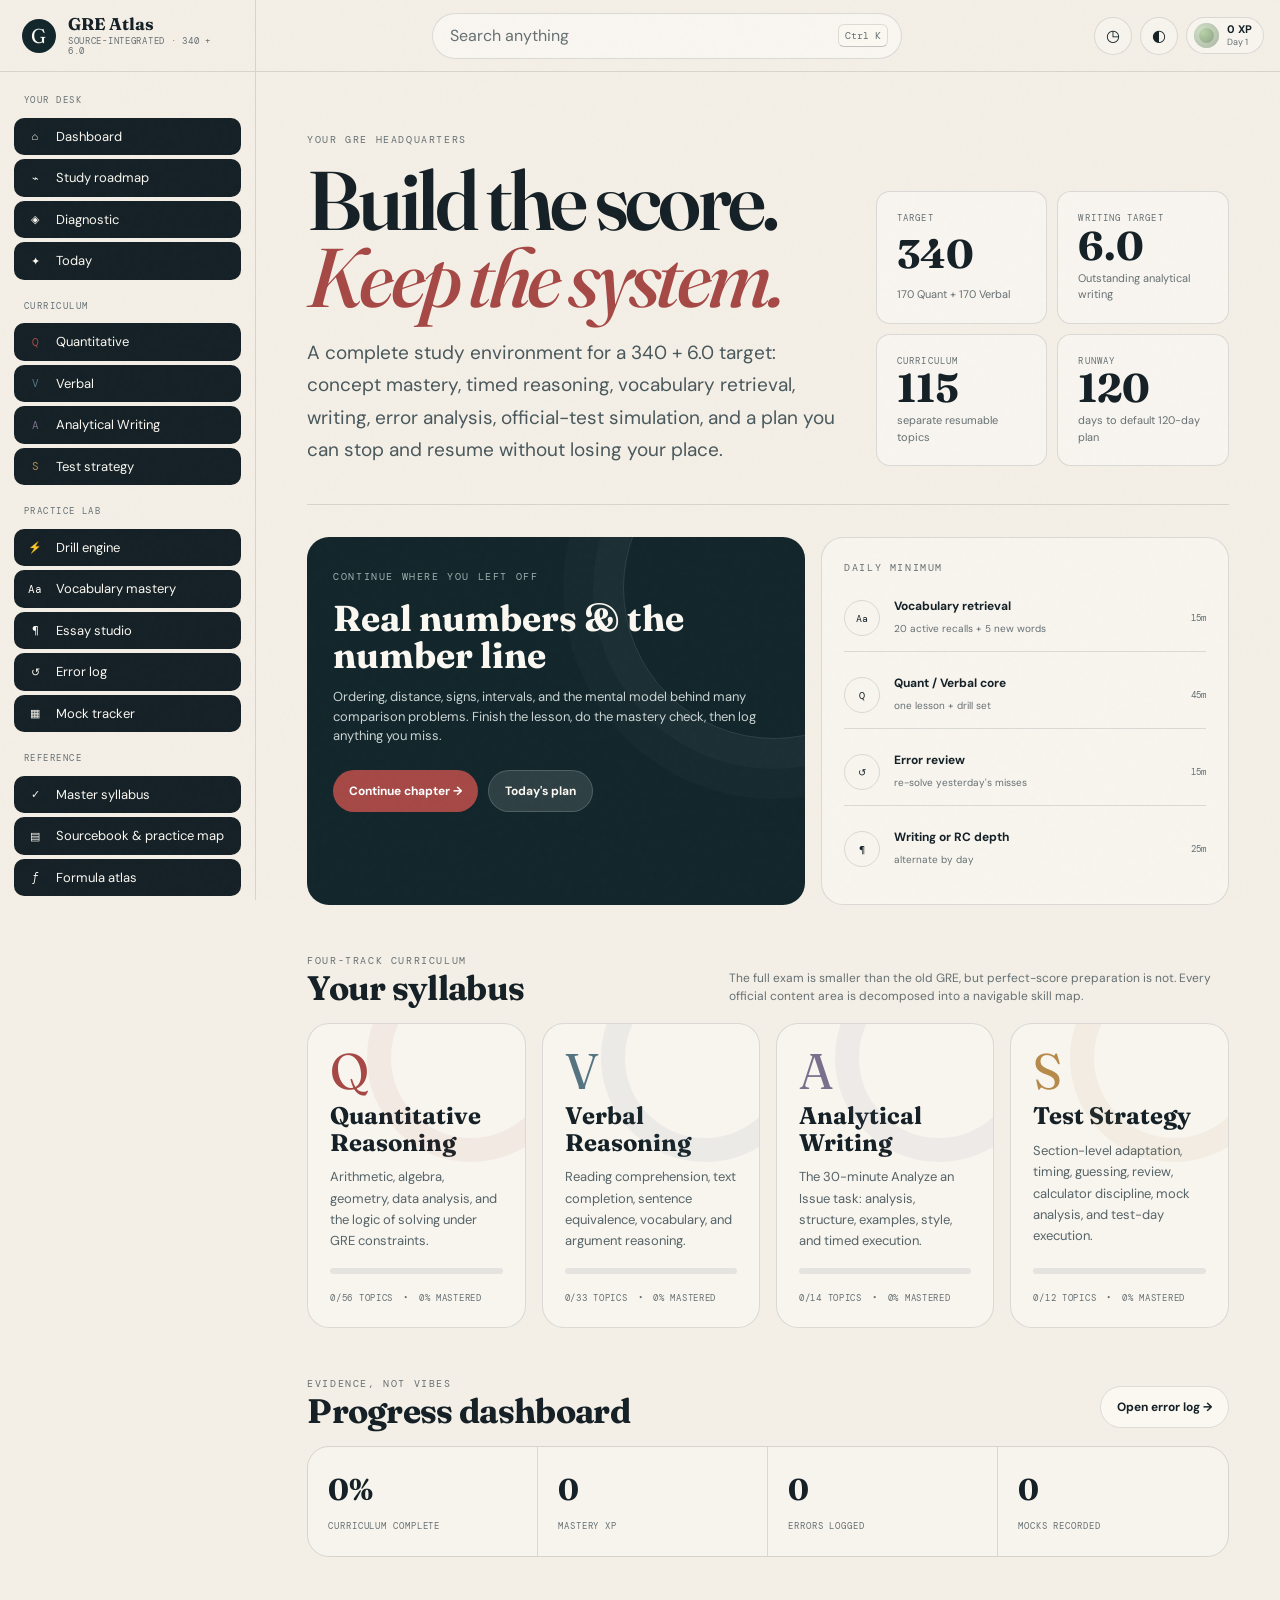
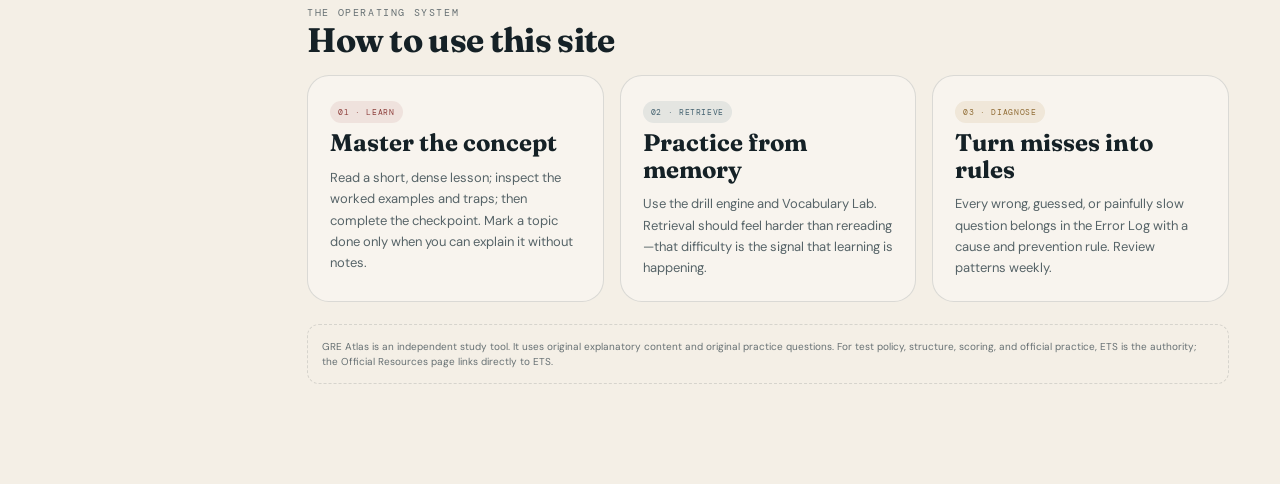
<file: index.html>
<!doctype html>
<html lang="en">
<head>
  <meta charset="utf-8" />
  <meta name="viewport" content="width=device-width, initial-scale=1" />
  <meta name="theme-color" content="#f4efe6" />
  <meta name="description" content="A comprehensive, interactive GRE General Test study studio for Quantitative Reasoning, Verbal Reasoning, Analytical Writing, vocabulary, timing, diagnostics, error review, and long-term planning." />
  <title>GRE Atlas Source-Integrated Edition — 340 + 6.0 Study Studio</title>
  <link rel="preconnect" href="https://fonts.googleapis.com">
  <link rel="preconnect" href="https://fonts.gstatic.com" crossorigin>
  <link href="https://fonts.googleapis.com/css2?family=DM+Mono:wght@300;400;500&family=DM+Sans:opsz,wght@9..40,400;9..40,500;9..40,600;9..40,700&family=Fraunces:opsz,wght@9..144,500;9..144,600;9..144,700&display=swap" rel="stylesheet" media="print" onload="this.media='all'">
  <noscript><link href="https://fonts.googleapis.com/css2?family=DM+Mono:wght@300;400;500&family=DM+Sans:opsz,wght@9..40,400;9..40,500;9..40,600;9..40,700&family=Fraunces:opsz,wght@9..144,500;9..144,600;9..144,700&display=swap" rel="stylesheet"></noscript>
  <link rel="stylesheet" href="styles.css" />
</head>
<body>
  <div class="grain"></div>
  <div id="toast" class="toast" aria-live="polite"></div>

  <header class="topbar">
    <button class="brand" data-route="dashboard" aria-label="GRE Atlas home">
      <span class="brand-mark">G</span>
      <span class="brand-copy"><strong>GRE Atlas</strong><small>Source-Integrated · 340 + 6.0</small></span>
    </button>
    <div class="topbar-center">
      <button class="search-trigger" id="searchTrigger" aria-label="Search the curriculum"><span>Search anything</span><kbd>Ctrl K</kbd></button>
    </div>
    <div class="top-actions">
      <button class="icon-btn" id="focusBtn" title="Focus timer">◷</button>
      <button class="icon-btn" id="themeBtn" title="Toggle night reading mode">◐</button>
      <button class="profile-chip" data-route="settings"><span id="streakDot" class="status-dot"></span><span><b id="topXp">0 XP</b><small id="topStreak">Day 1</small></span></button>
    </div>
  </header>

  <div class="app-shell">
    <aside class="sidebar" id="sidebar">
      <nav class="nav-section">
        <span class="nav-eyebrow">Your desk</span>
        <button class="nav-item" data-route="dashboard"><span>⌂</span> Dashboard</button>
        <button class="nav-item" data-route="roadmap"><span>⌁</span> Study roadmap</button>
        <button class="nav-item" data-route="diagnostic"><span>◈</span> Diagnostic</button>
        <button class="nav-item" data-route="today"><span>✦</span> Today</button>
      </nav>

      <nav class="nav-section">
        <span class="nav-eyebrow">Curriculum</span>
        <button class="nav-item module-link quant" data-route="quant"><span>Q</span> Quantitative</button>
        <button class="nav-item module-link verbal" data-route="verbal"><span>V</span> Verbal</button>
        <button class="nav-item module-link writing" data-route="writing"><span>A</span> Analytical Writing</button>
        <button class="nav-item module-link strategy" data-route="strategy"><span>S</span> Test strategy</button>
      </nav>

      <nav class="nav-section">
        <span class="nav-eyebrow">Practice lab</span>
        <button class="nav-item" data-route="drill"><span>⚡</span> Drill engine</button>
        <button class="nav-item" data-route="vocab"><span>Aa</span> Vocabulary mastery</button>
        <button class="nav-item" data-route="essay"><span>¶</span> Essay studio</button>
        <button class="nav-item" data-route="errors"><span>↺</span> Error log</button>
        <button class="nav-item" data-route="mocks"><span>▦</span> Mock tracker</button>
      </nav>

      <nav class="nav-section">
        <span class="nav-eyebrow">Reference</span>
        <button class="nav-item" data-route="coverage"><span>✓</span> Master syllabus</button>
        <button class="nav-item" data-route="sourcebook"><span>▤</span> Sourcebook & practice map</button>
        <button class="nav-item" data-route="formula"><span>ƒ</span> Formula atlas</button>
        <button class="nav-item" data-route="resources"><span>↗</span> Official resources</button>
        <button class="nav-item" data-route="settings"><span>⚙</span> Settings</button>
      </nav>

      <div class="sidebar-progress">
        <div class="mini-ring" id="miniRing"><span id="miniProgress">0%</span></div>
        <div><strong>Mastery</strong><small id="miniTopicCount">0 / 0 topics</small></div>
      </div>
    </aside>

    <main id="app" class="main"></main>
  </div>

  <button id="mobileNavBtn" class="mobile-nav-btn" aria-label="Open navigation">☰</button>

  <div id="searchModal" class="modal-wrap" hidden>
    <div class="modal-backdrop" data-close-modal></div>
    <section class="command-modal" role="dialog" aria-modal="true" aria-label="Search curriculum">
      <div class="command-input"><span>⌕</span><input id="globalSearch" autocomplete="off" placeholder="Search topics, formulas, tools…" /><kbd>Esc</kbd></div>
      <div id="searchResults" class="command-results"></div>
    </section>
  </div>

  <div id="focusModal" class="modal-wrap" hidden>
    <div class="modal-backdrop" data-close-focus></div>
    <section class="focus-modal" role="dialog" aria-modal="true" aria-label="Focus timer">
      <button id="focusClose" class="modal-close" aria-label="Close focus timer" title="Close timer">×</button>
      <div class="focus-orbit"><span id="focusTime">25:00</span><small id="focusPhase">FOCUS</small></div>
      <h2>Protect the next block.</h2>
      <p>One chapter, one drill set, one essay. No tab-hopping.</p>
      <div class="focus-controls">
        <button id="focusStart" class="primary-btn">Start</button>
        <button id="focusReset" class="secondary-btn">Reset</button>
      </div>
      <div class="focus-presets">
        <button data-minutes="25">25 min</button><button data-minutes="45">45 min</button><button data-minutes="60">60 min</button>
      </div>
    </section>
  </div>

  <script src="deep-content.js"></script>
  <script src="topic-toolkit.js"></script>
  <script src="source-synthesis.js"></script>
  <script src="app.js"></script>
  <script>
    // Remove any legacy service worker/cache from earlier GRE Atlas deployments.
    (function(){
      if('serviceWorker' in navigator){
        navigator.serviceWorker.getRegistrations().then(rs=>rs.forEach(r=>r.unregister())).catch(()=>{});
      }
      if(window.caches&&caches.keys){
        caches.keys().then(keys=>keys.forEach(k=>caches.delete(k))).catch(()=>{});
      }
    })();
  </script>
</body>
</html>
</file>
<file: styles.css>
:root{
  --paper:#f4efe6;--paper-2:#fbf8f2;--ink:#152126;--muted:#667073;--line:rgba(21,33,38,.13);
  --deep:#12262b;--red:#a64946;--sage:#7d8c75;--gold:#b58a4b;--blue:#557381;--lav:#7b6f8e;
  --shadow:0 18px 60px rgba(31,38,38,.10);--radius:22px;--radius-sm:14px;
  --serif:"Fraunces",Georgia,serif;--sans:"DM Sans",Arial,sans-serif;--mono:"DM Mono",monospace;
  --sidebar:256px;--topbar:72px;
}
[hidden]{display:none!important}
*{box-sizing:border-box}html{scroll-behavior:smooth}body{margin:0;background:var(--paper);color:var(--ink);font-family:var(--sans);line-height:1.5;min-height:100vh}button,input,textarea,select{font:inherit}button{color:inherit}.grain{position:fixed;inset:0;opacity:.12;pointer-events:none;z-index:1000;background-image:url("data:image/svg+xml,%3Csvg viewBox='0 0 180 180' xmlns='http://www.w3.org/2000/svg'%3E%3Cfilter id='n'%3E%3CfeTurbulence type='fractalNoise' baseFrequency='.8' numOctaves='3' stitchTiles='stitch'/%3E%3C/filter%3E%3Crect width='100%25' height='100%25' filter='url(%23n)' opacity='.12'/%3E%3C/svg%3E")}.topbar{height:var(--topbar);position:fixed;top:0;left:0;right:0;z-index:80;display:grid;grid-template-columns:var(--sidebar) 1fr auto;align-items:center;border-bottom:1px solid var(--line);background:rgba(244,239,230,.9);backdrop-filter:blur(18px)}.brand{height:100%;display:flex;align-items:center;gap:12px;padding:0 22px;border:0;border-right:1px solid var(--line);background:transparent;text-align:left;cursor:pointer}.brand-mark{width:34px;height:34px;border-radius:50%;display:grid;place-items:center;background:var(--deep);color:var(--paper-2);font-family:var(--serif);font-size:20px}.brand-copy{display:flex;flex-direction:column;line-height:1.05}.brand-copy strong{font-family:var(--serif);font-size:17px}.brand-copy small{font-family:var(--mono);font-size:9px;letter-spacing:.08em;text-transform:uppercase;color:var(--muted);margin-top:5px}.topbar-center{display:flex;justify-content:center}.search-trigger{width:min(470px,60vw);display:flex;justify-content:space-between;align-items:center;border:1px solid var(--line);background:rgba(255,255,255,.38);border-radius:999px;padding:10px 13px 10px 17px;color:var(--muted);cursor:pointer}.search-trigger:hover{background:rgba(255,255,255,.62)}kbd{font-family:var(--mono);font-size:10px;border:1px solid var(--line);border-bottom-color:rgba(21,33,38,.24);padding:3px 6px;border-radius:6px;background:var(--paper-2)}.top-actions{display:flex;gap:8px;align-items:center;padding:0 16px}.icon-btn{width:38px;height:38px;border:1px solid var(--line);border-radius:50%;background:rgba(255,255,255,.28);cursor:pointer}.icon-btn:hover{transform:translateY(-1px);background:var(--paper-2)}.profile-chip{border:1px solid var(--line);border-radius:999px;background:rgba(255,255,255,.3);display:flex;align-items:center;gap:8px;padding:5px 11px 5px 7px;cursor:pointer}.profile-chip span:last-child{display:flex;flex-direction:column;text-align:left;line-height:1.1}.profile-chip b{font-size:11px}.profile-chip small{font-size:9px;color:var(--muted);margin-top:3px}.status-dot{width:25px;height:25px;border-radius:50%;background:radial-gradient(circle at 35% 35%,#b8d3aa,var(--sage));box-shadow:inset 0 0 0 5px rgba(255,255,255,.35)}.app-shell{display:grid;grid-template-columns:var(--sidebar) 1fr;min-height:100vh;padding-top:var(--topbar)}.sidebar{position:fixed;top:var(--topbar);bottom:0;left:0;width:var(--sidebar);padding:22px 14px 18px;border-right:1px solid var(--line);overflow:auto;background:rgba(244,239,230,.74);z-index:50}.nav-section{display:flex;flex-direction:column;gap:4px;margin-bottom:20px}.nav-eyebrow{font-family:var(--mono);font-size:9px;text-transform:uppercase;letter-spacing:.16em;color:var(--muted);padding:0 10px 6px}.nav-item{border:0;background:transparent;display:flex;align-items:center;gap:10px;border-radius:10px;padding:9px 10px;text-align:left;cursor:pointer;color:#415055;font-size:13px}.nav-item span:first-child{width:22px;text-align:center;font-family:var(--mono);font-size:11px}.nav-item:hover{background:rgba(255,255,255,.43);color:var(--ink)}.nav-item.active{background:var(--ink);color:var(--paper-2)}.nav-item.module-link.quant span:first-child{color:var(--red)}.nav-item.module-link.verbal span:first-child{color:var(--blue)}.nav-item.module-link.writing span:first-child{color:var(--lav)}.nav-item.module-link.strategy span:first-child{color:var(--gold)}.nav-item.active span:first-child{color:inherit}.sidebar-progress{border-top:1px solid var(--line);padding:18px 7px 2px;display:flex;gap:10px;align-items:center}.mini-ring{--p:0deg;width:42px;height:42px;border-radius:50%;display:grid;place-items:center;background:conic-gradient(var(--deep) var(--p),rgba(21,33,38,.1) 0);position:relative}.mini-ring:after{content:"";position:absolute;inset:5px;border-radius:50%;background:var(--paper)}.mini-ring span{position:relative;z-index:1;font-family:var(--mono);font-size:8px}.sidebar-progress>div:last-child{display:flex;flex-direction:column}.sidebar-progress strong{font-size:11px}.sidebar-progress small{font-size:9px;color:var(--muted)}.main{grid-column:2;padding:42px clamp(26px,4vw,68px) 100px;max-width:1540px;width:100%;margin:0 auto}.page{animation:fadeUp .36s ease both}@keyframes fadeUp{from{opacity:0;transform:translateY(8px)}to{opacity:1;transform:none}}.eyebrow{font-family:var(--mono);font-size:10px;text-transform:uppercase;letter-spacing:.16em;color:var(--muted)}.hero{position:relative;border-bottom:1px solid var(--line);padding:12px 0 38px;margin-bottom:32px}.hero-grid{display:grid;grid-template-columns:minmax(0,1.2fr) minmax(330px,.8fr);gap:40px;align-items:end}.hero h1{font-family:var(--serif);font-weight:600;letter-spacing:-.045em;font-size:clamp(48px,6.5vw,96px);line-height:.92;margin:12px 0 22px;max-width:950px}.hero h1 em{font-weight:500;color:var(--red)}.hero p.lead{font-size:clamp(15px,1.5vw,19px);max-width:700px;color:#49585c;line-height:1.7;margin:0}.hero-note{display:grid;grid-template-columns:1fr 1fr;gap:10px}.score-card{padding:20px;border:1px solid var(--line);background:rgba(255,255,255,.35);border-radius:var(--radius-sm);min-height:130px;display:flex;flex-direction:column;justify-content:space-between}.score-card b{font-family:var(--serif);font-size:40px;line-height:1}.score-card small{font-family:var(--mono);font-size:9px;text-transform:uppercase;letter-spacing:.12em;color:var(--muted)}.score-card p{font-size:11px;margin:4px 0 0;color:var(--muted)}.section-title{display:flex;align-items:flex-end;justify-content:space-between;gap:20px;margin:42px 0 18px}.section-title h2{font-family:var(--serif);font-size:34px;line-height:1;margin:0;letter-spacing:-.02em}.section-title p{margin:0;color:var(--muted);font-size:12px;max-width:500px}.grid{display:grid;gap:16px}.grid-4{grid-template-columns:repeat(4,minmax(0,1fr))}.grid-3{grid-template-columns:repeat(3,minmax(0,1fr))}.grid-2{grid-template-columns:repeat(2,minmax(0,1fr))}.card{border:1px solid var(--line);background:rgba(255,255,255,.34);border-radius:var(--radius);padding:22px;position:relative;overflow:hidden}.card.hover{cursor:pointer;transition:.2s ease}.card.hover:hover{transform:translateY(-3px);box-shadow:var(--shadow);background:rgba(255,255,255,.55)}.card h3{font-family:var(--serif);font-size:24px;line-height:1.1;margin:7px 0 10px}.card p{font-size:13px;color:#566367;line-height:1.65;margin:0}.card .meta{display:flex;gap:10px;align-items:center;margin-top:18px;font-family:var(--mono);font-size:9px;color:var(--muted);text-transform:uppercase;letter-spacing:.08em}.module-card{min-height:240px;display:flex;flex-direction:column;justify-content:space-between}.module-card:before{content:"";position:absolute;width:160px;height:160px;border-radius:50%;right:-50px;top:-70px;border:24px solid var(--tint,rgba(0,0,0,.06));opacity:.6}.module-card .big-letter{font-family:var(--serif);font-size:50px;line-height:1;color:var(--accent,var(--ink))}.module-card.quant{--accent:var(--red);--tint:rgba(166,73,70,.10)}.module-card.verbal{--accent:var(--blue);--tint:rgba(85,115,129,.12)}.module-card.writing{--accent:var(--lav);--tint:rgba(123,111,142,.12)}.module-card.strategy{--accent:var(--gold);--tint:rgba(181,138,75,.13)}.progress-line{height:6px;border-radius:999px;background:rgba(21,33,38,.08);overflow:hidden;margin-top:16px}.progress-line span{display:block;height:100%;border-radius:inherit;background:var(--accent,var(--ink));width:var(--progress,0%)}.daily-plan{display:grid;grid-template-columns:1.1fr .9fr;gap:16px}.mission-card{padding:26px;min-height:290px;background:var(--deep);color:var(--paper-2);border-radius:var(--radius);position:relative;overflow:hidden}.mission-card:after{content:"";position:absolute;width:300px;height:300px;border:1px solid rgba(255,255,255,.12);border-radius:50%;right:-120px;top:-100px;box-shadow:0 0 0 30px rgba(255,255,255,.025),0 0 0 60px rgba(255,255,255,.02)}.mission-card h3{font-family:var(--serif);font-size:36px;line-height:1.03;max-width:480px;margin:13px 0 12px}.mission-card p{max-width:550px;color:#cad3d2;font-size:13px}.mission-actions{display:flex;gap:10px;margin-top:24px;position:relative;z-index:2}.primary-btn,.secondary-btn,.pill-btn{border:0;border-radius:999px;padding:11px 16px;font-weight:700;font-size:12px;cursor:pointer}.primary-btn{background:var(--red);color:white}.primary-btn:hover{filter:brightness(1.06);transform:translateY(-1px)}.secondary-btn{background:rgba(255,255,255,.12);color:inherit;border:1px solid rgba(255,255,255,.16)}.secondary-btn.dark{background:var(--ink);color:var(--paper)}.pill-btn{background:var(--paper-2);border:1px solid var(--line)}.agenda-card{display:flex;flex-direction:column;gap:10px}.agenda-row{display:grid;grid-template-columns:38px 1fr auto;align-items:center;gap:12px;padding:12px 0;border-bottom:1px solid var(--line)}.agenda-row:last-child{border-bottom:0}.agenda-icon{width:36px;height:36px;border:1px solid var(--line);border-radius:50%;display:grid;place-items:center;font-family:var(--mono);font-size:10px}.agenda-row strong{display:block;font-size:12px}.agenda-row small{font-size:10px;color:var(--muted)}.agenda-time{font-family:var(--mono);font-size:9px;color:var(--muted)}.stat-strip{display:grid;grid-template-columns:repeat(4,1fr);border:1px solid var(--line);border-radius:var(--radius);overflow:hidden;margin-top:16px}.stat-cell{padding:20px;border-right:1px solid var(--line);background:rgba(255,255,255,.28)}.stat-cell:last-child{border-right:0}.stat-cell b{display:block;font-family:var(--serif);font-size:30px}.stat-cell span{font-family:var(--mono);font-size:9px;color:var(--muted);text-transform:uppercase;letter-spacing:.1em}.route-header{display:flex;justify-content:space-between;align-items:flex-start;gap:26px;border-bottom:1px solid var(--line);padding-bottom:26px;margin-bottom:26px}.route-header h1{font-family:var(--serif);font-size:clamp(42px,5vw,72px);line-height:.95;letter-spacing:-.035em;margin:10px 0 12px}.route-header p{max-width:760px;color:#526064;font-size:15px;line-height:1.7}.route-stamp{border:1px solid var(--line);border-radius:50%;width:110px;height:110px;display:grid;place-items:center;text-align:center;flex:0 0 auto;transform:rotate(4deg)}.route-stamp b{font-family:var(--serif);font-size:30px;line-height:1}.route-stamp small{font-family:var(--mono);font-size:8px;text-transform:uppercase;letter-spacing:.1em;color:var(--muted)}.topic-list{display:grid;grid-template-columns:repeat(2,minmax(0,1fr));gap:10px}.topic-row{display:grid;grid-template-columns:42px 1fr auto;align-items:center;gap:14px;border:1px solid var(--line);background:rgba(255,255,255,.3);border-radius:14px;padding:13px 14px;cursor:pointer}.topic-row:hover{background:var(--paper-2);transform:translateX(2px)}.topic-num{font-family:var(--serif);font-size:22px;color:var(--muted)}.topic-row h4{margin:0;font-size:12px}.topic-row p{margin:3px 0 0;font-size:10px;color:var(--muted)}.topic-status{width:23px;height:23px;border-radius:50%;border:1px solid var(--line);display:grid;place-items:center;font-size:10px}.topic-status.done{background:var(--deep);color:white;border-color:var(--deep)}.lesson-layout{display:grid;grid-template-columns:minmax(0,1fr) 290px;gap:28px}.lesson-main{min-width:0}.lesson-aside{position:sticky;top:94px;align-self:start;display:flex;flex-direction:column;gap:12px}.lesson-hero{padding:4px 0 22px;border-bottom:1px solid var(--line);margin-bottom:24px}.lesson-hero h1{font-family:var(--serif);font-size:clamp(38px,5vw,66px);line-height:.96;letter-spacing:-.035em;margin:10px 0 12px}.lesson-hero p{max-width:780px;font-size:15px;color:#566367;line-height:1.7}.crumbs{display:flex;gap:8px;align-items:center;font-family:var(--mono);font-size:9px;text-transform:uppercase;letter-spacing:.08em;color:var(--muted)}.crumbs button{border:0;background:transparent;padding:0;color:inherit;cursor:pointer}.lesson-section{padding:26px 0;border-bottom:1px solid var(--line)}.lesson-section h2{font-family:var(--serif);font-size:31px;margin:0 0 13px;letter-spacing:-.02em}.lesson-section h3{font-family:var(--serif);font-size:21px;margin:22px 0 8px}.lesson-section p,.lesson-section li{font-size:14px;line-height:1.78;color:#3f4d51}.lesson-section ul,.lesson-section ol{padding-left:20px}.lesson-section li+li{margin-top:7px}.callout{border-left:3px solid var(--accent,var(--red));padding:15px 18px;background:rgba(255,255,255,.35);border-radius:0 14px 14px 0;margin:18px 0}.callout b{display:block;font-size:11px;text-transform:uppercase;letter-spacing:.08em;font-family:var(--mono);margin-bottom:6px;color:var(--accent,var(--red))}.formula{display:inline-block;font-family:var(--mono);background:rgba(18,38,43,.07);padding:2px 6px;border-radius:5px;font-size:.92em}.formula-block{font-family:var(--mono);font-size:clamp(16px,2vw,24px);line-height:1.6;background:var(--deep);color:#f8f4eb;padding:20px;border-radius:16px;margin:16px 0;overflow:auto}.example-box{border:1px solid var(--line);border-radius:16px;padding:19px;background:rgba(255,255,255,.35);margin:15px 0}.example-box .label{font-family:var(--mono);font-size:9px;letter-spacing:.1em;text-transform:uppercase;color:var(--red)}.example-box h4{font-family:var(--serif);font-size:20px;margin:7px 0 9px}.solution{margin-top:12px;padding-top:12px;border-top:1px dashed var(--line)}.step{display:grid;grid-template-columns:27px 1fr;gap:10px;margin:9px 0}.step-num{width:24px;height:24px;border-radius:50%;display:grid;place-items:center;border:1px solid var(--line);font-family:var(--mono);font-size:8px}.trap-grid{display:grid;grid-template-columns:repeat(2,1fr);gap:10px}.trap{border:1px solid rgba(166,73,70,.22);background:rgba(166,73,70,.05);border-radius:14px;padding:15px}.trap strong{font-size:12px}.trap p{font-size:11px;line-height:1.55;margin:6px 0 0}.aside-card{border:1px solid var(--line);border-radius:16px;background:rgba(255,255,255,.35);padding:16px}.aside-card h4{font-family:var(--serif);font-size:18px;margin:0 0 9px}.aside-card p{font-size:11px;line-height:1.55;color:var(--muted)}.mastery-check{display:flex;flex-direction:column;gap:8px}.mastery-check label{display:flex;gap:8px;align-items:flex-start;font-size:11px;color:#475559}.mastery-check input{margin-top:3px}.complete-btn{width:100%;padding:11px;border-radius:12px;border:0;background:var(--deep);color:white;font-weight:700;cursor:pointer}.complete-btn.done{background:var(--sage)}.next-prev{display:grid;grid-template-columns:1fr 1fr;gap:10px;margin-top:14px}.next-prev button{border:1px solid var(--line);background:rgba(255,255,255,.3);border-radius:12px;padding:10px;font-size:10px;cursor:pointer}.note-box textarea{width:100%;min-height:120px;border:1px solid var(--line);background:rgba(255,255,255,.35);border-radius:12px;padding:11px;resize:vertical;color:var(--ink);font-size:11px}.visual{border:1px solid var(--line);border-radius:18px;background:var(--paper-2);padding:18px;margin:18px 0;overflow:hidden}.visual svg{width:100%;height:auto;display:block}.quiz-card{border:1px solid var(--line);border-radius:18px;background:rgba(255,255,255,.38);padding:20px;margin:16px 0}.quiz-card .q{font-family:var(--serif);font-size:20px;line-height:1.35;margin-bottom:13px}.choices{display:grid;gap:8px}.choice{border:1px solid var(--line);background:transparent;border-radius:12px;padding:10px 12px;text-align:left;cursor:pointer}.choice:hover{background:var(--paper-2)}.choice.correct{border-color:rgba(82,125,79,.6);background:rgba(82,125,79,.1)}.choice.wrong{border-color:rgba(166,73,70,.5);background:rgba(166,73,70,.08)}.explanation{display:none;margin-top:12px;border-top:1px dashed var(--line);padding-top:12px;font-size:12px;color:#4d5a5e}.explanation.show{display:block}.planner{display:grid;grid-template-columns:330px 1fr;gap:18px}.planner-form{position:sticky;top:96px;align-self:start}.field{display:flex;flex-direction:column;gap:6px;margin:13px 0}.field label{font-size:10px;font-family:var(--mono);text-transform:uppercase;letter-spacing:.08em;color:var(--muted)}.field input,.field select{width:100%;border:1px solid var(--line);background:var(--paper-2);border-radius:11px;padding:10px}.phase{display:grid;grid-template-columns:80px 1fr;gap:15px;padding:16px 0;border-bottom:1px solid var(--line)}.phase-num{font-family:var(--serif);font-size:42px;color:var(--muted);line-height:1}.phase h3{margin:0 0 5px;font-family:var(--serif);font-size:23px}.phase p{font-size:12px;color:var(--muted);margin:0}.phase-tags{display:flex;flex-wrap:wrap;gap:6px;margin-top:9px}.tag{font-family:var(--mono);font-size:8px;text-transform:uppercase;letter-spacing:.06em;border:1px solid var(--line);border-radius:999px;padding:4px 7px}.diagnostic-board{display:grid;grid-template-columns:minmax(0,1fr) 300px;gap:18px}.diagnostic-question{min-height:360px}.diag-progress{height:5px;background:rgba(21,33,38,.09);border-radius:999px;overflow:hidden}.diag-progress span{display:block;height:100%;background:var(--deep);transition:.25s}.diag-options{display:grid;gap:9px;margin-top:20px}.diag-option{padding:12px 13px;border:1px solid var(--line);border-radius:12px;background:rgba(255,255,255,.33);text-align:left;cursor:pointer}.diag-option:hover{background:var(--paper-2)}.diag-side-score{display:grid;grid-template-columns:1fr 1fr;gap:8px}.tiny-stat{padding:12px;border:1px solid var(--line);border-radius:12px}.tiny-stat b{font-family:var(--serif);font-size:25px}.tiny-stat span{display:block;font-family:var(--mono);font-size:8px;color:var(--muted);text-transform:uppercase}.drill-toolbar{display:flex;flex-wrap:wrap;gap:9px;align-items:end;margin-bottom:16px}.drill-toolbar .field{margin:0;min-width:150px}.drill-stage{min-height:420px}.numeric-entry{width:190px;border:1px solid var(--line);background:var(--paper-2);border-radius:12px;padding:11px;margin:10px 0}.answer-row{display:flex;gap:10px;align-items:center;margin-top:18px}.feedback{padding:15px;border-radius:14px;margin-top:15px;font-size:12px;line-height:1.65}.feedback.good{background:rgba(82,125,79,.1);border:1px solid rgba(82,125,79,.25)}.feedback.bad{background:rgba(166,73,70,.08);border:1px solid rgba(166,73,70,.23)}.vocab-layout{display:grid;grid-template-columns:minmax(0,1fr) 320px;gap:18px}.flashcard{min-height:390px;border-radius:26px;background:var(--deep);color:white;padding:34px;display:flex;flex-direction:column;justify-content:space-between;cursor:pointer;position:relative;overflow:hidden}.flashcard:after{content:"";position:absolute;width:250px;height:250px;border:1px solid rgba(255,255,255,.12);border-radius:50%;right:-70px;bottom:-90px;box-shadow:0 0 0 35px rgba(255,255,255,.025)}.flashcard .word{font-family:var(--serif);font-size:clamp(48px,7vw,82px);line-height:.93;letter-spacing:-.04em}.flashcard .pos{font-family:var(--mono);font-size:9px;text-transform:uppercase;letter-spacing:.12em;color:#aebbbb}.flashcard .definition{font-size:20px;line-height:1.4;max-width:680px}.flashcard .synonyms{font-size:11px;color:#bfcbca}.rating-row{display:grid;grid-template-columns:repeat(4,1fr);gap:8px;margin-top:10px}.rating-row button{border:1px solid var(--line);background:rgba(255,255,255,.3);border-radius:12px;padding:10px 5px;cursor:pointer;font-size:10px}.vocab-stats{display:grid;grid-template-columns:repeat(2,1fr);gap:8px}.vocab-search{width:100%;border:1px solid var(--line);background:var(--paper-2);border-radius:12px;padding:10px}.word-list{max-height:540px;overflow:auto;margin-top:10px}.word-row{display:flex;justify-content:space-between;gap:10px;border-bottom:1px solid var(--line);padding:9px 2px;font-size:11px}.essay-layout{display:grid;grid-template-columns:minmax(0,1fr) 320px;gap:18px}.essay-editor{width:100%;min-height:560px;border:1px solid var(--line);border-radius:18px;background:#fffdf8;padding:26px;font-family:Georgia,serif;font-size:15px;line-height:1.8;resize:vertical}.essay-toolbar{display:flex;justify-content:space-between;gap:12px;align-items:center;margin:10px 0}.timer-badge{font-family:var(--mono);font-size:12px;border:1px solid var(--line);border-radius:999px;padding:7px 12px}.rubric-row{display:grid;grid-template-columns:26px 1fr;gap:10px;padding:10px 0;border-bottom:1px solid var(--line)}.rubric-row b{font-family:var(--serif);font-size:20px}.rubric-row p{font-size:10px;margin:0;color:var(--muted)}.error-form{display:grid;grid-template-columns:1fr 180px 160px auto;gap:8px}.error-form input,.error-form select{border:1px solid var(--line);background:var(--paper-2);border-radius:10px;padding:9px}.error-table{width:100%;border-collapse:collapse;margin-top:15px}.error-table th,.error-table td{border-bottom:1px solid var(--line);padding:10px 8px;text-align:left;font-size:10px;vertical-align:top}.error-table th{font-family:var(--mono);text-transform:uppercase;letter-spacing:.08em;color:var(--muted);font-weight:400}.mock-row{display:grid;grid-template-columns:1.2fr repeat(4,.7fr) auto;gap:8px;align-items:center;padding:12px;border-bottom:1px solid var(--line)}.mock-row input{width:100%;border:1px solid var(--line);background:var(--paper-2);border-radius:9px;padding:8px}.formula-grid{columns:3 280px;column-gap:14px}.formula-card{break-inside:avoid;border:1px solid var(--line);border-radius:16px;background:rgba(255,255,255,.34);padding:16px;margin:0 0 14px}.formula-card h3{font-family:var(--serif);font-size:20px;margin:0 0 9px}.formula-card ul{padding-left:18px}.formula-card li{font-size:11px;line-height:1.65}.resource-card a{color:inherit;text-underline-offset:3px}.source-note{padding:14px;border:1px dashed var(--line);border-radius:12px;font-size:10px;color:var(--muted)}.timeline{position:relative;padding-left:24px}.timeline:before{content:"";position:absolute;left:5px;top:5px;bottom:5px;width:1px;background:var(--line)}.timeline-item{position:relative;padding:0 0 22px 15px}.timeline-item:before{content:"";position:absolute;left:-23px;top:6px;width:9px;height:9px;border-radius:50%;background:var(--paper);border:2px solid var(--deep)}.timeline-item h3{font-family:var(--serif);font-size:22px;margin:0 0 5px}.timeline-item p{font-size:12px;color:var(--muted);margin:0}.modal-wrap{position:fixed;inset:0;z-index:500;display:grid;place-items:start center;padding-top:11vh}.modal-backdrop{position:absolute;inset:0;background:rgba(14,24,27,.48);backdrop-filter:blur(8px)}.command-modal,.focus-modal{position:relative;z-index:2;width:min(680px,92vw);max-height:74vh;border:1px solid rgba(255,255,255,.25);background:var(--paper-2);border-radius:20px;box-shadow:0 30px 100px rgba(0,0,0,.25);overflow:hidden}.command-input{display:grid;grid-template-columns:auto 1fr auto;gap:10px;align-items:center;padding:14px 16px;border-bottom:1px solid var(--line)}.command-input input{border:0;outline:0;background:transparent;font-size:16px}.command-results{max-height:58vh;overflow:auto;padding:8px}.search-result{padding:11px 12px;border-radius:11px;display:flex;justify-content:space-between;gap:20px;cursor:pointer}.search-result:hover{background:rgba(21,33,38,.06)}.search-result strong{font-size:12px}.search-result small{font-size:9px;color:var(--muted)}.focus-modal{width:min(460px,92vw);padding:30px;text-align:center}.modal-close{position:absolute;top:14px;right:14px;width:34px;height:34px;border:1px solid var(--line);border-radius:50%;background:rgba(255,255,255,.45);display:grid;place-items:center;cursor:pointer;font-size:20px;line-height:1;z-index:4}.modal-close:hover{background:var(--paper);transform:translateY(-1px)}.focus-orbit{width:200px;height:200px;border-radius:50%;border:1px solid var(--line);display:grid;place-items:center;margin:0 auto 22px;position:relative}.focus-orbit:before,.focus-orbit:after{content:"";position:absolute;border:1px solid var(--line);border-radius:50%}.focus-orbit:before{inset:13px}.focus-orbit:after{inset:28px}.focus-orbit span{font-family:var(--serif);font-size:48px;z-index:2;line-height:1}.focus-orbit small{position:absolute;bottom:50px;z-index:2;font-family:var(--mono);font-size:8px;letter-spacing:.15em}.focus-modal h2{font-family:var(--serif);font-size:30px;margin:0 0 6px}.focus-modal p{font-size:12px;color:var(--muted)}.focus-controls,.focus-presets{display:flex;justify-content:center;gap:8px;margin-top:15px}.focus-presets button{border:1px solid var(--line);background:transparent;border-radius:999px;padding:6px 10px;font-size:9px;cursor:pointer}.toast{position:fixed;right:22px;bottom:22px;z-index:1000;background:var(--deep);color:white;border-radius:12px;padding:11px 14px;font-size:11px;box-shadow:var(--shadow);opacity:0;transform:translateY(8px);pointer-events:none;transition:.2s}.toast.show{opacity:1;transform:none}.mobile-nav-btn{display:none}.empty-state{border:1px dashed var(--line);border-radius:16px;padding:30px;text-align:center;color:var(--muted)}.empty-state h3{font-family:var(--serif);color:var(--ink)}.badge{display:inline-flex;align-items:center;gap:5px;border-radius:999px;padding:5px 8px;font-family:var(--mono);font-size:8px;text-transform:uppercase;letter-spacing:.08em;background:rgba(21,33,38,.07)}.badge.red{background:rgba(166,73,70,.1);color:#8d3f3c}.badge.blue{background:rgba(85,115,129,.12);color:#44626f}.badge.gold{background:rgba(181,138,75,.13);color:#906c35}.badge.green{background:rgba(82,125,79,.11);color:#50794f}.split-note{display:grid;grid-template-columns:110px 1fr;gap:17px;border-top:1px solid var(--line);padding:15px 0}.split-note strong{font-family:var(--mono);font-size:9px;text-transform:uppercase;letter-spacing:.08em;color:var(--muted)}.split-note div{font-size:12px;line-height:1.7}.quote{font-family:var(--serif);font-size:26px;line-height:1.35;border-left:1px solid var(--ink);padding-left:20px;margin:25px 0}.checklist{display:grid;gap:7px}.checkline{display:flex;gap:9px;font-size:12px;align-items:flex-start}.checkline:before{content:"✓";width:19px;height:19px;border-radius:50%;border:1px solid var(--line);display:grid;place-items:center;flex:0 0 auto;font-size:9px;margin-top:1px}.pill-row{display:flex;flex-wrap:wrap;gap:7px}.route-footer{display:flex;justify-content:space-between;gap:10px;margin-top:30px;padding-top:20px;border-top:1px solid var(--line)}.route-footer button{border:1px solid var(--line);background:rgba(255,255,255,.32);border-radius:12px;padding:11px 14px;font-size:11px;cursor:pointer}.roadmap-scale{display:grid;grid-template-columns:repeat(5,1fr);gap:8px}.scale-step{min-height:150px;border-radius:16px;padding:16px;border:1px solid var(--line);background:rgba(255,255,255,.3);display:flex;flex-direction:column;justify-content:space-between}.scale-step b{font-family:var(--serif);font-size:32px}.scale-step small{font-size:9px;color:var(--muted);font-family:var(--mono)}.night{--paper:#172126;--paper-2:#1d2a30;--ink:#edf0ea;--muted:#9ba9ab;--line:rgba(232,240,236,.12);--deep:#0f181c;--red:#d27b75;--sage:#9cac91;--gold:#d3aa69;--blue:#84a7b5;--lav:#a79aba;background:var(--paper);color:var(--ink)}.night .topbar,.night .sidebar{background:rgba(23,33,38,.88)}.night .lesson-section p,.night .lesson-section li,.night .hero p.lead,.night .route-header p,.night .card p{color:#b2c0c1}.night .flashcard{background:#0f181c}.night .essay-editor{background:#182228;color:#eef2ed}.night .status-dot{background:radial-gradient(circle at 35% 35%,#bad0ac,#708367)}
@media(max-width:1150px){.grid-4{grid-template-columns:repeat(2,1fr)}.grid-3{grid-template-columns:repeat(2,1fr)}.hero-grid{grid-template-columns:1fr}.lesson-layout,.vocab-layout,.essay-layout{grid-template-columns:1fr}.lesson-aside{position:static;display:grid;grid-template-columns:repeat(2,1fr)}.planner{grid-template-columns:1fr}.planner-form{position:static}.formula-grid{columns:2 280px}.diagnostic-board{grid-template-columns:1fr}.topbar{grid-template-columns:var(--sidebar) 1fr auto}.topbar-center{padding:0 12px}}
@media(max-width:820px){:root{--topbar:64px}.topbar{grid-template-columns:1fr auto}.brand{border-right:0}.topbar-center{display:none}.profile-chip{display:none}.app-shell{display:block}.sidebar{transform:translateX(-105%);transition:.22s ease;box-shadow:var(--shadow)}.sidebar.open{transform:none}.main{padding:28px 18px 90px}.mobile-nav-btn{display:block;position:fixed;z-index:120;right:18px;bottom:18px;width:48px;height:48px;border:0;border-radius:50%;background:var(--deep);color:white;box-shadow:var(--shadow)}.hero h1{font-size:54px}.hero-note,.grid-4,.grid-3,.grid-2,.daily-plan,.topic-list,.trap-grid{grid-template-columns:1fr}.stat-strip{grid-template-columns:1fr 1fr}.stat-cell:nth-child(2){border-right:0}.stat-cell{border-bottom:1px solid var(--line)}.route-stamp{width:80px;height:80px}.route-stamp b{font-size:23px}.lesson-aside{grid-template-columns:1fr}.roadmap-scale{grid-template-columns:1fr}.error-form{grid-template-columns:1fr}.mock-row{grid-template-columns:1fr 1fr}.formula-grid{columns:1}.route-header{flex-direction:column}.score-card{min-height:105px}.hero-note{display:grid;grid-template-columns:1fr 1fr}.essay-editor{min-height:470px}}
@media(max-width:520px){.brand-copy small{display:none}.top-actions{padding-right:8px}.hero-note{grid-template-columns:1fr}.stat-strip{grid-template-columns:1fr}.stat-cell{border-right:0}.module-card{min-height:210px}.lesson-hero h1,.route-header h1{font-size:44px}.rating-row{grid-template-columns:1fr 1fr}.mock-row{grid-template-columns:1fr}.split-note{grid-template-columns:1fr}.hero h1{font-size:46px}.main{padding-left:14px;padding-right:14px}}

/* =========================================================
   GRE ATLAS MASTER EDITION · VOCABULARY + COVERAGE SYSTEM
   ========================================================= */
.vocab-subnav{display:flex;flex-wrap:wrap;gap:7px;margin-top:22px}.vocab-subnav button{border:1px solid var(--line);background:var(--paper);color:var(--ink);border-radius:999px;padding:8px 12px;font-family:var(--mono);font-size:9px;letter-spacing:.06em;cursor:pointer;transition:.18s ease}.vocab-subnav button:hover,.vocab-subnav button.active{background:var(--ink);color:var(--paper);transform:translateY(-1px)}
.vocab-method-banner{display:grid;grid-template-columns:minmax(0,1fr) auto;gap:24px;align-items:center;padding:24px 26px;margin-bottom:16px;border:1px solid var(--line);border-radius:22px;background:linear-gradient(120deg,rgba(34,116,118,.07),rgba(255,255,255,.32))}.night .vocab-method-banner{background:linear-gradient(120deg,rgba(81,171,174,.10),rgba(255,255,255,.02))}.vocab-method-banner.warning{background:linear-gradient(120deg,rgba(166,65,55,.09),rgba(255,255,255,.25))}.vocab-method-banner h3{font-family:var(--serif);font-size:25px;margin:7px 0}.vocab-method-banner p{margin:0;max-width:900px}.method-steps{display:grid;grid-template-columns:auto auto;gap:5px 9px;align-items:center;font-family:var(--mono);font-size:9px;text-transform:uppercase;letter-spacing:.08em}.method-steps b{height:24px;width:24px;display:grid;place-items:center;border-radius:50%;background:var(--ink);color:var(--paper)}
.source-status{display:flex;align-items:center;gap:12px;border:1px solid var(--line);background:var(--paper);padding:13px 15px;border-radius:15px;margin-bottom:16px}.source-status>div{min-width:0;flex:1}.source-status b,.source-status small{display:block}.source-status b{font-size:12px}.source-status small{color:var(--muted);font-size:10px;margin-top:3px}.source-dot{width:9px;height:9px;border-radius:50%;background:#a8a8a8;box-shadow:0 0 0 5px rgba(120,120,120,.08);flex:none}.source-status.ready .source-dot{background:#3d8d70}.source-status.loading .source-dot{background:#c5963f;animation:sourcePulse 1.15s ease-in-out infinite}.source-status.error .source-dot{background:#b84a42}@keyframes sourcePulse{50%{transform:scale(1.45);opacity:.5}}
.quota-control{display:flex;align-items:center;justify-content:space-between;gap:12px;margin-top:18px;padding-top:16px;border-top:1px solid var(--line);font-family:var(--mono);font-size:10px;text-transform:uppercase;letter-spacing:.05em}.quota-control input{width:72px;background:transparent;border:1px solid var(--line);color:var(--ink);border-radius:10px;padding:8px;text-align:center}.microcopy{font-size:10px!important;color:var(--muted)!important}.vocab-callouts{display:grid;gap:7px;margin-top:16px}.mini-route{border:0;border-top:1px solid var(--line);background:transparent;color:var(--ink);padding:10px 0;display:flex;justify-content:space-between;text-align:left;cursor:pointer}.vocab-add-form{grid-template-columns:1fr 1.8fr 1fr auto!important}.definition-loading{opacity:.58;font-style:italic}.secondary-senses{font-size:11px;color:var(--muted);margin:10px 0;line-height:1.55}.recall-prompt{color:var(--muted)!important}.recall-prompt b{color:var(--ink)}
.tier-grid{display:grid;grid-template-columns:repeat(4,minmax(0,1fr));gap:10px;margin:16px 0}.tier-card h3{font-size:33px!important;margin:8px 0 4px!important}.tier-card p{font-size:11px!important}.vault-toolbar{display:flex;gap:12px;align-items:center;margin-bottom:14px}.vault-toolbar .vocab-search{flex:1}.master-word-list .word-row{min-height:54px}.word-row>span:first-child{display:grid;gap:3px}.word-row small{color:var(--muted);font-size:9px;font-weight:400;max-width:760px;overflow:hidden;text-overflow:ellipsis;white-space:nowrap}.word-row-actions{display:flex;align-items:center;gap:7px;flex:none}
.group-grid{display:grid;grid-template-columns:repeat(3,minmax(0,1fr));gap:12px}.group-card h3{font-family:var(--serif);font-size:24px;margin:10px 0}.group-card p{font-size:11px}.group-words{display:flex;flex-wrap:wrap;gap:6px;margin:10px 0 15px}.word-chip{border:1px solid var(--line);background:transparent;color:var(--ink);border-radius:999px;padding:6px 9px;font-family:var(--mono);font-size:9px;cursor:pointer}.word-chip:hover{background:var(--ink);color:var(--paper)}
.trap-grid{display:grid;gap:8px}.trap-row{display:grid;grid-template-columns:minmax(145px,.7fr) 1fr 1.35fr;gap:16px;align-items:start;border:1px solid var(--line);border-radius:16px;padding:15px 17px;background:var(--paper)}.trap-row>div:first-child{display:flex;align-items:baseline;gap:10px}.trap-row h3{font-family:var(--serif);font-size:21px;margin:0}.trap-row small{font-family:var(--mono);font-size:8px;text-transform:uppercase;letter-spacing:.08em;color:var(--muted)}.trap-row p{font-size:11px;margin:4px 0 0}.trap-number{font-family:var(--mono);font-size:8px;color:var(--muted)}
.root-table{border:1px solid var(--line);border-radius:18px;overflow:hidden}.root-head,.root-row{display:grid;grid-template-columns:.65fr .9fr 2fr;gap:18px;padding:12px 16px}.root-head{font-family:var(--mono);font-size:8px;text-transform:uppercase;letter-spacing:.08em;background:var(--ink);color:var(--paper)}.root-row{border-top:1px solid var(--line);font-size:11px;align-items:start;background:var(--paper)}.root-row b{font-family:var(--mono)}
.vault-results{display:grid;grid-template-columns:repeat(2,minmax(0,1fr));gap:7px}.vault-word{display:flex;align-items:center;justify-content:space-between;gap:10px;border:1px solid var(--line);border-radius:11px;padding:9px 11px;font-size:11px}.vault-word b{font-family:var(--serif);font-size:17px}
.coverage-grid{display:grid;grid-template-columns:repeat(2,minmax(0,1fr));gap:13px}.coverage-card{padding:0!important;overflow:hidden}.coverage-card>header{padding:18px 19px 14px;border-bottom:1px solid var(--line)}.coverage-card>header h3{font-family:var(--serif);font-size:24px;margin:4px 0}.coverage-row{display:grid;grid-template-columns:24px minmax(0,1fr);gap:10px;padding:13px 18px;border-top:1px solid var(--line)}.coverage-row:first-of-type{border-top:0}.coverage-check{height:19px;width:19px;border-radius:50%;display:grid;place-items:center;background:rgba(53,139,104,.12);color:#2c7659;font-size:10px}.coverage-links{display:flex;flex-wrap:wrap;gap:5px;margin-top:7px}.text-link{border:0;background:transparent;color:var(--accent);font-size:9px;padding:0;cursor:pointer;text-decoration:underline;text-underline-offset:3px}
@media(max-width:1050px){.tier-grid{grid-template-columns:repeat(2,minmax(0,1fr))}.group-grid{grid-template-columns:repeat(2,minmax(0,1fr))}.coverage-grid{grid-template-columns:1fr}}@media(max-width:760px){.vocab-method-banner{grid-template-columns:1fr}.method-steps{grid-template-columns:auto 1fr;justify-self:start}.tier-grid,.group-grid{grid-template-columns:1fr}.trap-row{grid-template-columns:1fr}.trap-row>div{border-top:1px solid var(--line);padding-top:8px}.trap-row>div:first-child{border-top:0;padding-top:0}.root-head,.root-row{grid-template-columns:.7fr 1fr}.root-head span:last-child,.root-row span:last-child{grid-column:1/-1}.vault-results{grid-template-columns:1fr}.vault-toolbar{align-items:stretch;flex-direction:column}.vocab-add-form{grid-template-columns:1fr!important}.source-status{align-items:flex-start;flex-wrap:wrap}}

/* =========================================================
   GRE ATLAS COMPLETE EDITION · DEEP LESSON ENGINE
   ========================================================= */
.section-intro{font-size:13px!important;color:var(--muted)!important;max-width:880px;margin:-4px 0 18px!important;line-height:1.7!important}
.deep-section{border-top:2px solid var(--ink)!important;padding-top:32px!important}
.deep-grid{display:grid;grid-template-columns:repeat(2,minmax(0,1fr));gap:11px;margin-top:18px}.deep-note{display:grid;grid-template-columns:42px 1fr;gap:13px;border:1px solid var(--line);border-radius:16px;padding:17px;background:linear-gradient(145deg,rgba(255,255,255,.5),rgba(255,255,255,.18))}.deep-num{font-family:var(--mono);font-size:10px;width:35px;height:35px;display:grid;place-items:center;border-radius:50%;border:1px solid var(--line);color:var(--muted)}.deep-note h3{font-family:var(--serif);font-size:20px;line-height:1.1;margin:2px 0 8px}.deep-note p{font-size:12px!important;line-height:1.72!important;margin:0!important}.attack-sequence{display:grid;gap:9px;margin-top:16px}.attack-step{display:grid;grid-template-columns:38px minmax(0,1fr);gap:13px;padding:15px 17px;border-left:3px solid var(--blue);background:rgba(85,115,129,.055);border-radius:0 14px 14px 0}.attack-step>span{width:30px;height:30px;border-radius:50%;display:grid;place-items:center;background:var(--blue);color:white;font-family:var(--mono);font-size:10px}.attack-step h3{font-size:14px;margin:1px 0 4px}.attack-step p{margin:0!important;font-size:12px!important}.deep-example{margin-bottom:13px}.deep-example:last-child{margin-bottom:0}.retrieval-grid{display:grid;grid-template-columns:repeat(2,minmax(0,1fr));gap:9px}.retrieval-card{border:1px solid var(--line);border-radius:14px;background:rgba(255,255,255,.28);overflow:hidden}.retrieval-card summary{list-style:none;cursor:pointer;padding:14px 15px;display:grid;grid-template-columns:28px 1fr;gap:10px;align-items:start;font-size:12px;font-weight:700;line-height:1.45}.retrieval-card summary::-webkit-details-marker{display:none}.retrieval-card summary span{width:24px;height:24px;border-radius:50%;display:grid;place-items:center;background:var(--ink);color:var(--paper);font-family:var(--mono);font-size:9px}.retrieval-card[open] summary{border-bottom:1px solid var(--line);background:rgba(255,255,255,.35)}.retrieval-card>div{padding:14px 16px}.retrieval-card>div b{font-family:var(--mono);font-size:9px;text-transform:uppercase;letter-spacing:.08em;color:var(--muted)}.retrieval-card>div p{margin:7px 0 0!important;font-size:11px!important;line-height:1.65!important}.practice-cta{display:flex;justify-content:space-between;gap:20px;align-items:center;margin-top:15px;padding:17px 19px;border:1px solid var(--line);border-radius:15px;background:var(--deep);color:var(--paper-2)}.practice-cta b{font-family:var(--serif);font-size:20px}.practice-cta p{margin:4px 0 0!important;color:#c8d2d1!important;font-size:11px!important}.practice-cta .primary-btn{flex:none}.cold-check{border:1px solid rgba(166,73,70,.25)!important;background:rgba(166,73,70,.035);border-radius:18px;padding:25px!important}.cold-check h2{margin-top:5px!important}.lesson-section .trap-grid{grid-template-columns:repeat(2,minmax(0,1fr))}.lesson-section .trap{min-height:120px}.lesson-section .trap p{font-size:11px!important}.lesson-hero .pill-row{row-gap:7px}
.night .deep-note,.night .retrieval-card{background:rgba(255,255,255,.025)}.night .attack-step{background:rgba(132,167,181,.07)}.night .cold-check{background:rgba(210,123,117,.04)}
@media(max-width:820px){.deep-grid,.retrieval-grid,.lesson-section .trap-grid{grid-template-columns:1fr}.practice-cta{align-items:flex-start;flex-direction:column}.practice-cta .primary-btn{width:100%}}

/* Complete+ chapter toolkit: high-yield tricks + formula/framework decks */
.toolkit-section{position:relative;overflow:hidden}
.toolkit-section::before{content:"";position:absolute;inset:0 auto 0 0;width:4px;background:linear-gradient(180deg,var(--gold),var(--red));opacity:.8}
.toolkit-columns{display:grid;grid-template-columns:1.08fr .92fr;gap:16px;margin-top:18px}
.toolkit-panel{border:1px solid var(--line);border-radius:18px;padding:18px;background:color-mix(in srgb,var(--paper) 88%,transparent);min-width:0}
.toolkit-panel-head{display:flex;gap:12px;align-items:center;padding-bottom:13px;border-bottom:1px solid var(--line);margin-bottom:8px}
.toolkit-panel-head h3{font-family:var(--serif);font-size:22px;margin:2px 0 0}
.toolkit-icon{width:40px;height:40px;border-radius:12px;display:grid;place-items:center;font-family:var(--serif);font-size:21px;background:rgba(181,138,75,.12);border:1px solid rgba(181,138,75,.28);flex:0 0 auto}
.tricks-panel .toolkit-icon{background:rgba(166,73,70,.09);border-color:rgba(166,73,70,.25)}
.toolkit-list{display:grid;gap:0}
.toolkit-item{display:grid;grid-template-columns:34px 1fr;gap:10px;padding:12px 0;border-bottom:1px dashed var(--line)}
.toolkit-item:last-child{border-bottom:0}
.toolkit-item p{margin:0;font-size:13px;line-height:1.65}
.toolkit-num{font:500 10px/1 var(--mono);letter-spacing:.08em;color:var(--muted);padding-top:5px}
.formula-stack{display:grid;gap:9px;padding-top:4px}
.topic-formula{display:grid;grid-template-columns:30px 1fr;gap:8px;align-items:start;padding:10px 11px;border-radius:12px;background:rgba(85,115,129,.075);border:1px solid rgba(85,115,129,.15)}
.topic-formula>span{font:500 9px/1.7 var(--mono);color:var(--muted)}
.topic-formula code{white-space:normal;overflow-wrap:anywhere;font:500 12px/1.55 var(--mono);color:var(--ink);background:none;padding:0}
.toolkit-memory-cue{margin-top:12px;padding:12px 13px;border-radius:12px;background:rgba(181,138,75,.09);border:1px solid rgba(181,138,75,.17)}
.toolkit-memory-cue b{font:600 10px/1 var(--sans);text-transform:uppercase;letter-spacing:.08em}
.toolkit-memory-cue p{font-size:11px;line-height:1.55;margin:5px 0 0;color:var(--muted)}
.toolkit-index{display:grid;gap:14px}
.toolkit-index-group{padding:20px}
.formula-topic-detail{border-top:1px solid var(--line)}
.formula-topic-detail:last-child{border-bottom:1px solid var(--line)}
.formula-topic-detail summary{display:flex;align-items:center;justify-content:space-between;gap:12px;cursor:pointer;padding:13px 2px;font-weight:650;font-size:13px;list-style:none}
.formula-topic-detail summary::-webkit-details-marker{display:none}
.formula-topic-detail summary::before{content:"+";font-family:var(--mono);font-size:15px;color:var(--muted);margin-right:8px}
.formula-topic-detail[open] summary::before{content:"−"}
.formula-topic-detail summary>span{flex:1}
.formula-topic-detail summary .text-link{flex:0 0 auto}
.formula-topic-body{display:grid;grid-template-columns:1fr 1fr;gap:18px;padding:0 6px 16px 29px}
.formula-topic-body b{font-size:10px;text-transform:uppercase;letter-spacing:.08em;color:var(--muted)}
.formula-topic-body ul{margin:8px 0 0;padding-left:18px}
.formula-topic-body li{font-size:11px;line-height:1.55;margin:5px 0}
.formula-mini-list code{font:500 10.5px/1.5 var(--mono);white-space:normal;background:rgba(85,115,129,.07);border-radius:6px;padding:2px 4px}
body.night .toolkit-panel{background:rgba(255,255,255,.025)}
body.night .topic-formula{background:rgba(255,255,255,.04)}
body.night .toolkit-memory-cue{background:rgba(181,138,75,.08)}
@media(max-width:900px){.toolkit-columns,.formula-topic-body{grid-template-columns:1fr}.formula-topic-body{padding-left:10px}.formula-topic-detail summary .text-link{display:none}}

/* =========================================================
   SOURCE-INTEGRATED EDITION · BOOK SYNTHESIS + PRACTICE MAP
   ========================================================= */
.source-synthesis-section{position:relative;border-top:2px solid var(--blue)!important}
.source-synthesis-grid{display:grid;grid-template-columns:1fr 1fr;gap:12px;margin-top:17px}
.source-anchor-card{border:1px solid var(--line);border-radius:17px;padding:18px;background:linear-gradient(145deg,rgba(75,123,127,.075),rgba(255,255,255,.18))}
.source-anchor-card.supplement{background:linear-gradient(145deg,rgba(180,139,75,.07),rgba(255,255,255,.18))}
.source-anchor-card h3{font-family:var(--serif);font-size:23px;margin:8px 0 13px}
.source-anchor-card p{font-size:11.5px!important;line-height:1.65!important;margin:8px 0!important}
.source-integrity-note{display:grid;grid-template-columns:auto 1fr;gap:12px;align-items:start;margin-top:12px;padding:13px 15px;border:1px dashed var(--line);border-radius:13px;font-size:11px;line-height:1.6;color:var(--muted)}
.source-integrity-note b{font-family:var(--mono);font-size:9px;text-transform:uppercase;letter-spacing:.08em;color:var(--ink);padding-top:2px}
.source-integrity-note.big{margin-top:22px;padding:18px 20px;background:rgba(85,115,129,.045)}
.sourcebook-page .route-header{margin-bottom:20px}
.source-book-grid{display:grid;grid-template-columns:repeat(3,minmax(0,1fr));gap:12px}
.source-book-card{padding:20px!important;display:flex;flex-direction:column;min-height:310px;position:relative;overflow:hidden}
.source-book-card.current::after{content:"CURRENT";position:absolute;right:-28px;top:18px;transform:rotate(42deg);font:500 8px/1 var(--mono);letter-spacing:.16em;background:rgba(54,126,99,.13);padding:6px 30px;color:#39755d}
.source-book-card.legacy{background:rgba(120,108,87,.035)}
.source-book-top{display:flex;justify-content:space-between;gap:10px;align-items:center}
.source-kind{font-family:var(--mono);font-size:8px;text-transform:uppercase;letter-spacing:.08em;color:var(--muted)}
.source-book-card h3{font-family:var(--serif);font-size:25px;line-height:1.14;margin:14px 0 6px}
.source-edition{font-family:var(--mono);font-size:9px!important;color:var(--muted)!important;margin:0 0 15px!important}
.source-book-rule{border-top:1px solid var(--line);padding-top:12px;margin-top:auto}
.source-book-rule+.source-book-rule{margin-top:11px}
.source-book-rule b{font-size:10px;text-transform:uppercase;letter-spacing:.07em}
.source-book-rule p{font-size:11px!important;line-height:1.55!important;margin:5px 0 0!important}
.source-book-rule.protect b{color:var(--red)}
.practice-ladder-grid{display:grid;grid-template-columns:repeat(3,minmax(0,1fr));gap:10px}
.ladder-card{border:1px solid var(--line);border-radius:16px;padding:17px;background:var(--paper);min-height:160px}
.ladder-card>span{font-family:var(--mono);font-size:9px;color:var(--accent);letter-spacing:.1em}
.ladder-card h3{font-family:var(--serif);font-size:23px;margin:7px 0}
.ladder-card p{font-size:11px;line-height:1.6;margin:0;color:var(--muted)}
.legacy-table-wrap{padding:0!important;overflow:auto}
.legacy-filter-table{width:100%;border-collapse:collapse;min-width:720px}
.legacy-filter-table th,.legacy-filter-table td{text-align:left;padding:14px 16px;border-bottom:1px solid var(--line);font-size:11px;vertical-align:top}
.legacy-filter-table th{font:500 8px/1.2 var(--mono);text-transform:uppercase;letter-spacing:.08em;color:var(--muted);background:rgba(0,0,0,.025)}
.legacy-filter-table td:nth-child(1){width:22%}.legacy-filter-table td:nth-child(2){width:16%}
.source-audit-title{margin-top:34px!important}
.source-checklist-grid{display:grid;grid-template-columns:repeat(2,minmax(0,1fr));gap:12px}
.source-checklist-card{padding:0!important;overflow:hidden}
.source-checklist-card .coverage-head{padding:17px 18px;border-bottom:1px solid var(--line)}
.source-index-groups{display:grid;grid-template-columns:repeat(2,minmax(0,1fr));gap:13px}
.source-index-group{padding:0!important;overflow:hidden}
.source-index-group>.coverage-head{padding:17px 18px;border-bottom:1px solid var(--line)}
.source-index-list{display:grid}
.source-index-row{display:grid;grid-template-columns:minmax(180px,.8fr) minmax(0,1.2fr);gap:16px;padding:11px 17px;border-top:1px solid var(--line);align-items:start}
.source-index-row:first-child{border-top:0}
.source-topic-link{text-align:left;font-size:11px!important;font-weight:650;text-decoration:none!important;color:var(--ink)!important}
.source-topic-link:hover{color:var(--accent)!important;text-decoration:underline!important}
.source-index-row>div{display:grid;gap:5px}
.source-index-row small{font-size:9px;color:var(--muted);line-height:1.45}
.source-chip{display:inline-flex;width:max-content;border:1px solid var(--line);border-radius:999px;padding:4px 7px;font:500 8px/1 var(--mono);color:var(--accent);background:rgba(85,115,129,.05)}
body.night .source-anchor-card,body.night .source-anchor-card.supplement{background:rgba(255,255,255,.025)}
body.night .ladder-card{background:rgba(255,255,255,.02)}
body.night .legacy-filter-table th{background:rgba(255,255,255,.025)}
@media(max-width:1100px){.source-book-grid{grid-template-columns:repeat(2,minmax(0,1fr))}.practice-ladder-grid{grid-template-columns:repeat(2,minmax(0,1fr))}}
@media(max-width:820px){.source-synthesis-grid,.source-checklist-grid,.source-index-groups,.source-book-grid,.practice-ladder-grid{grid-template-columns:1fr}.source-index-row{grid-template-columns:1fr;gap:6px}.source-integrity-note{grid-template-columns:1fr}.source-book-card{min-height:0}}
.source-progress-btn{margin-top:10px;width:100%;justify-content:center}.source-progress-btn.source-done{border-color:rgba(53,139,104,.35);background:rgba(53,139,104,.10);color:#2f765b}
.source-chip-row{display:flex;flex-wrap:wrap;gap:5px}.source-chip.complete{border-color:rgba(53,139,104,.3);background:rgba(53,139,104,.09);color:#2f765b}
</file>
